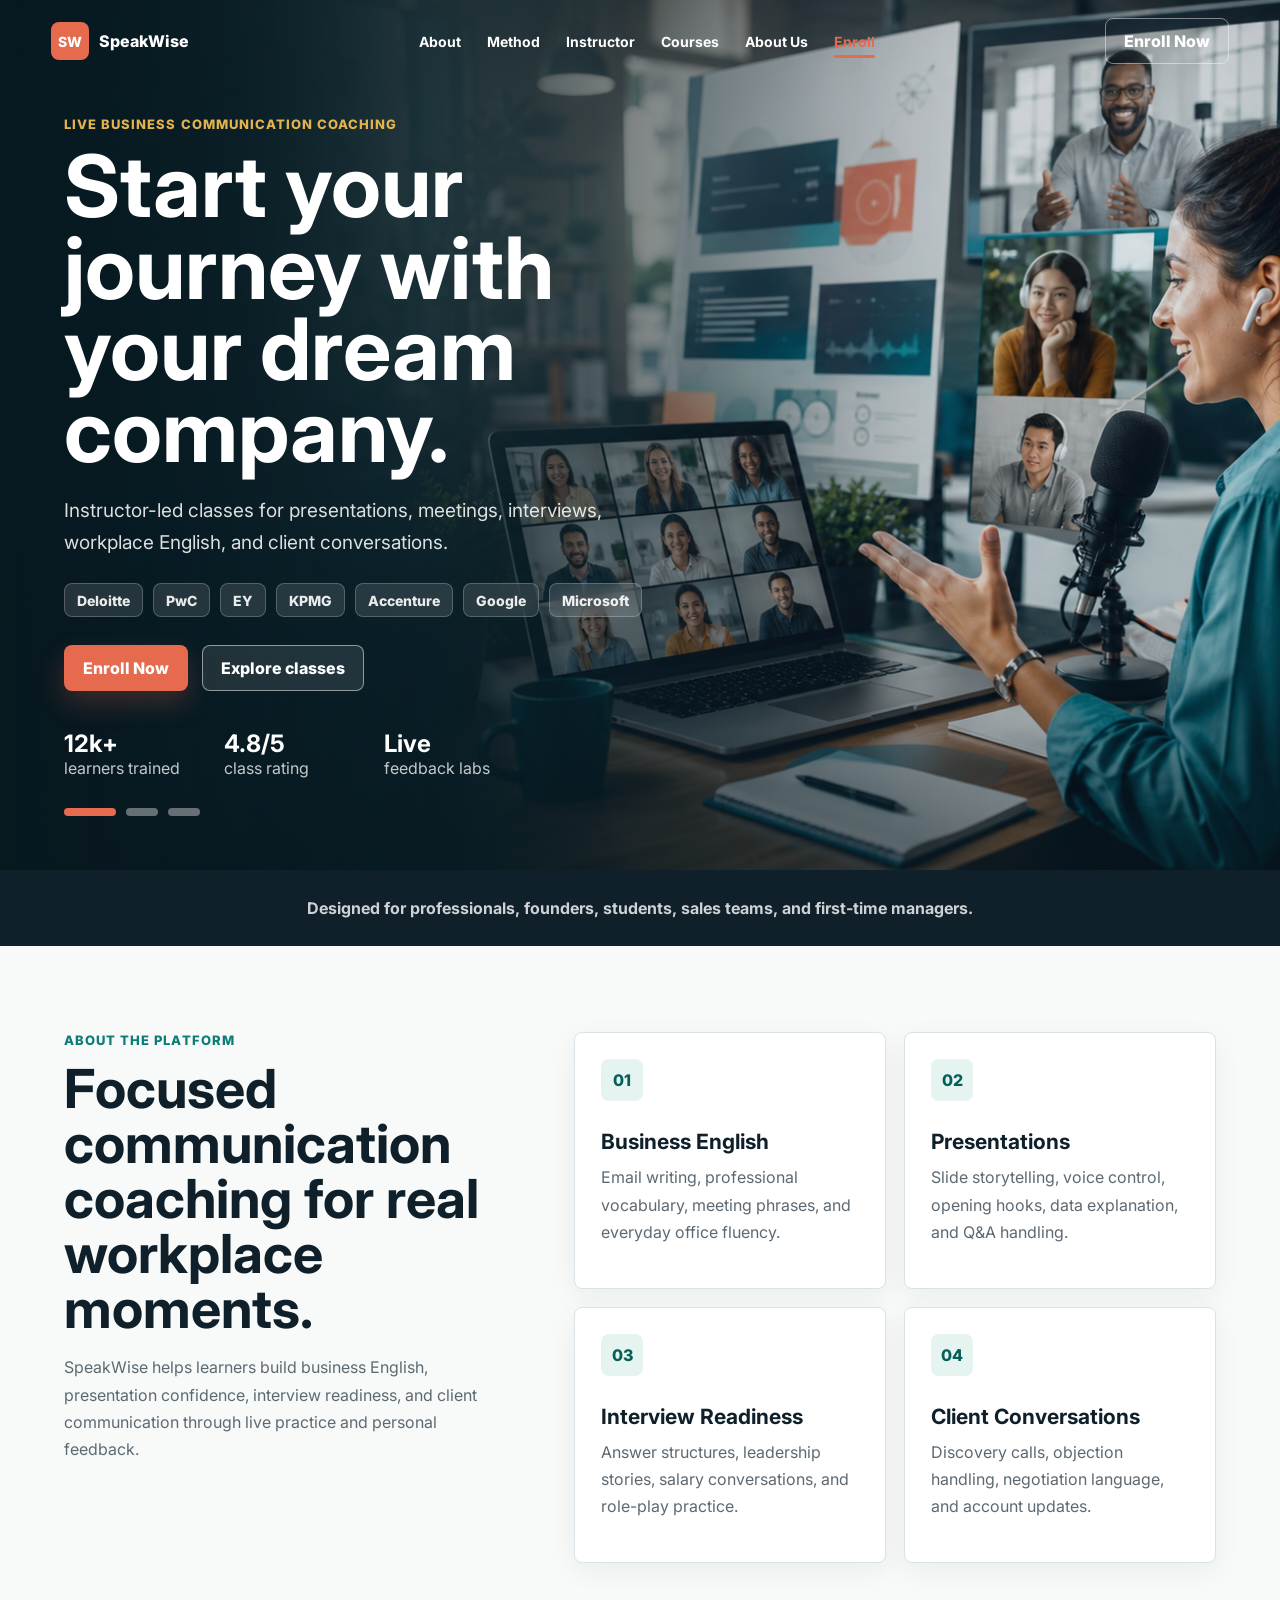
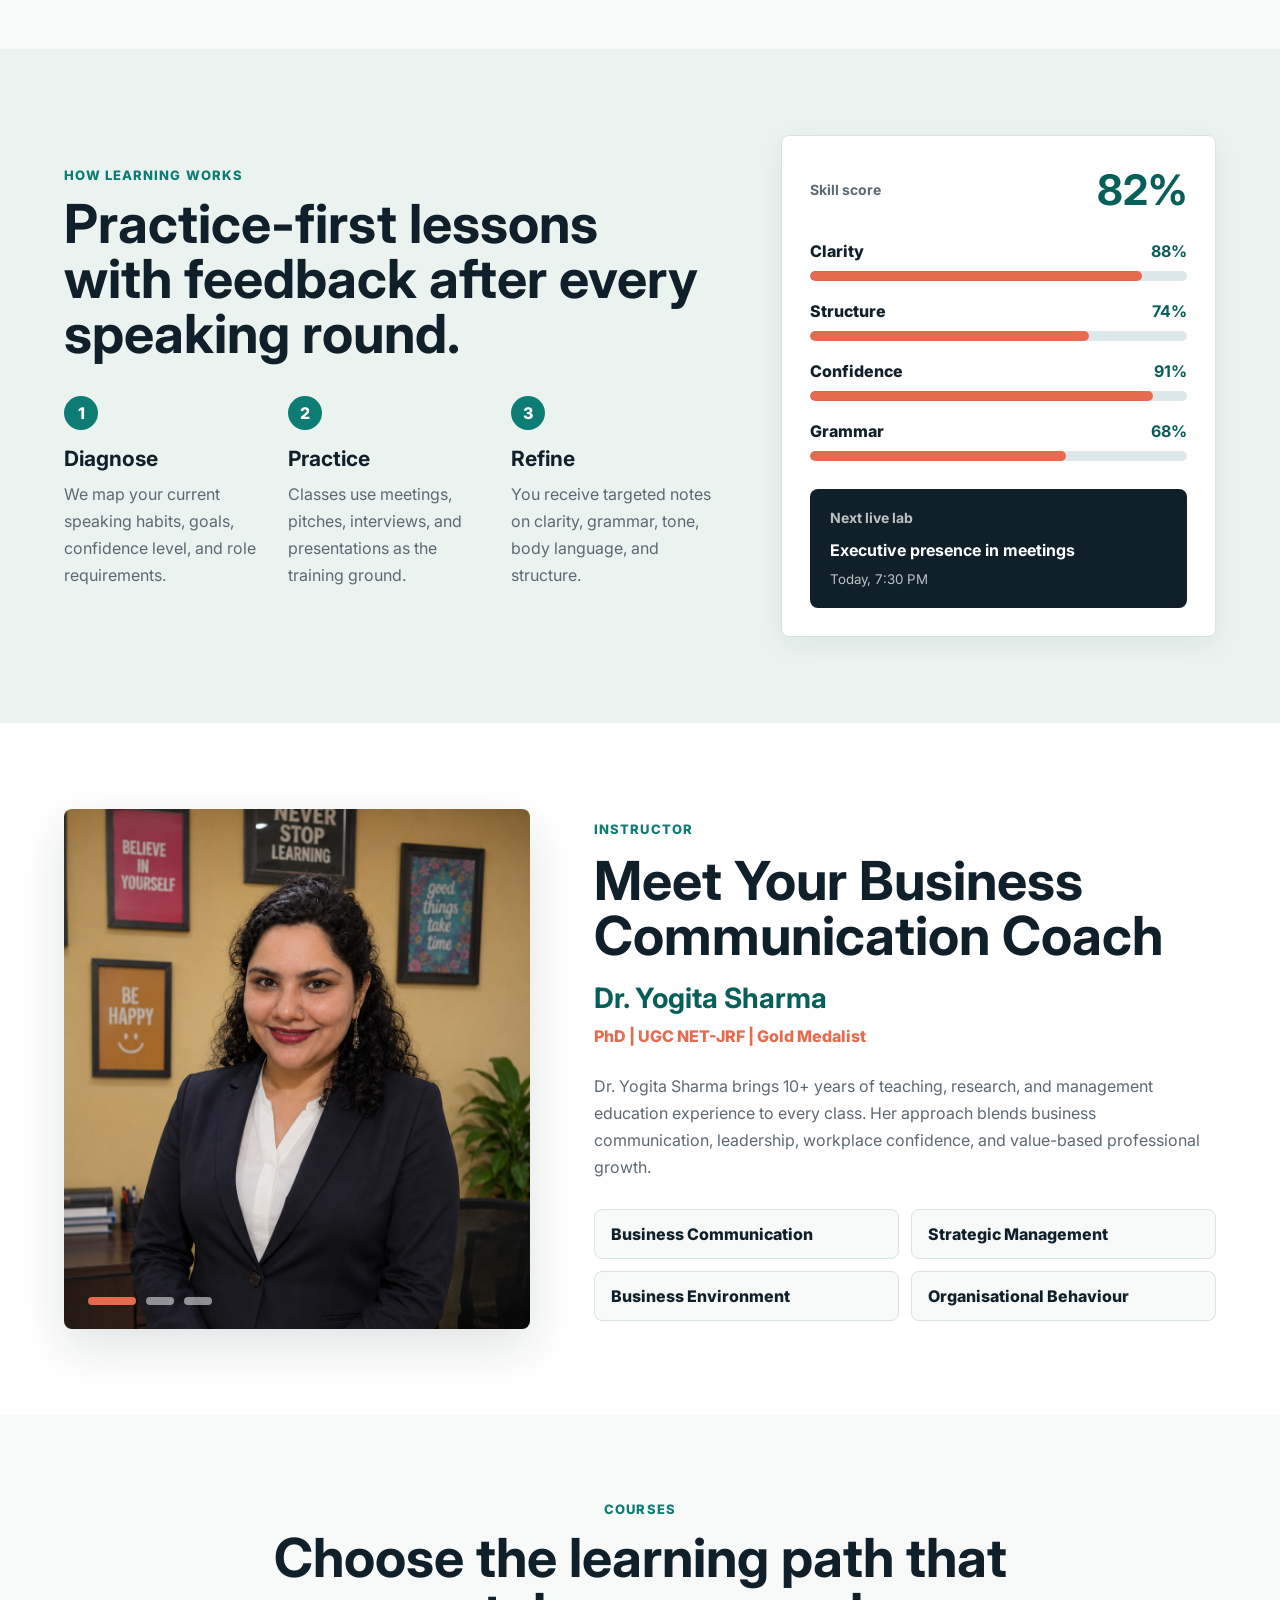
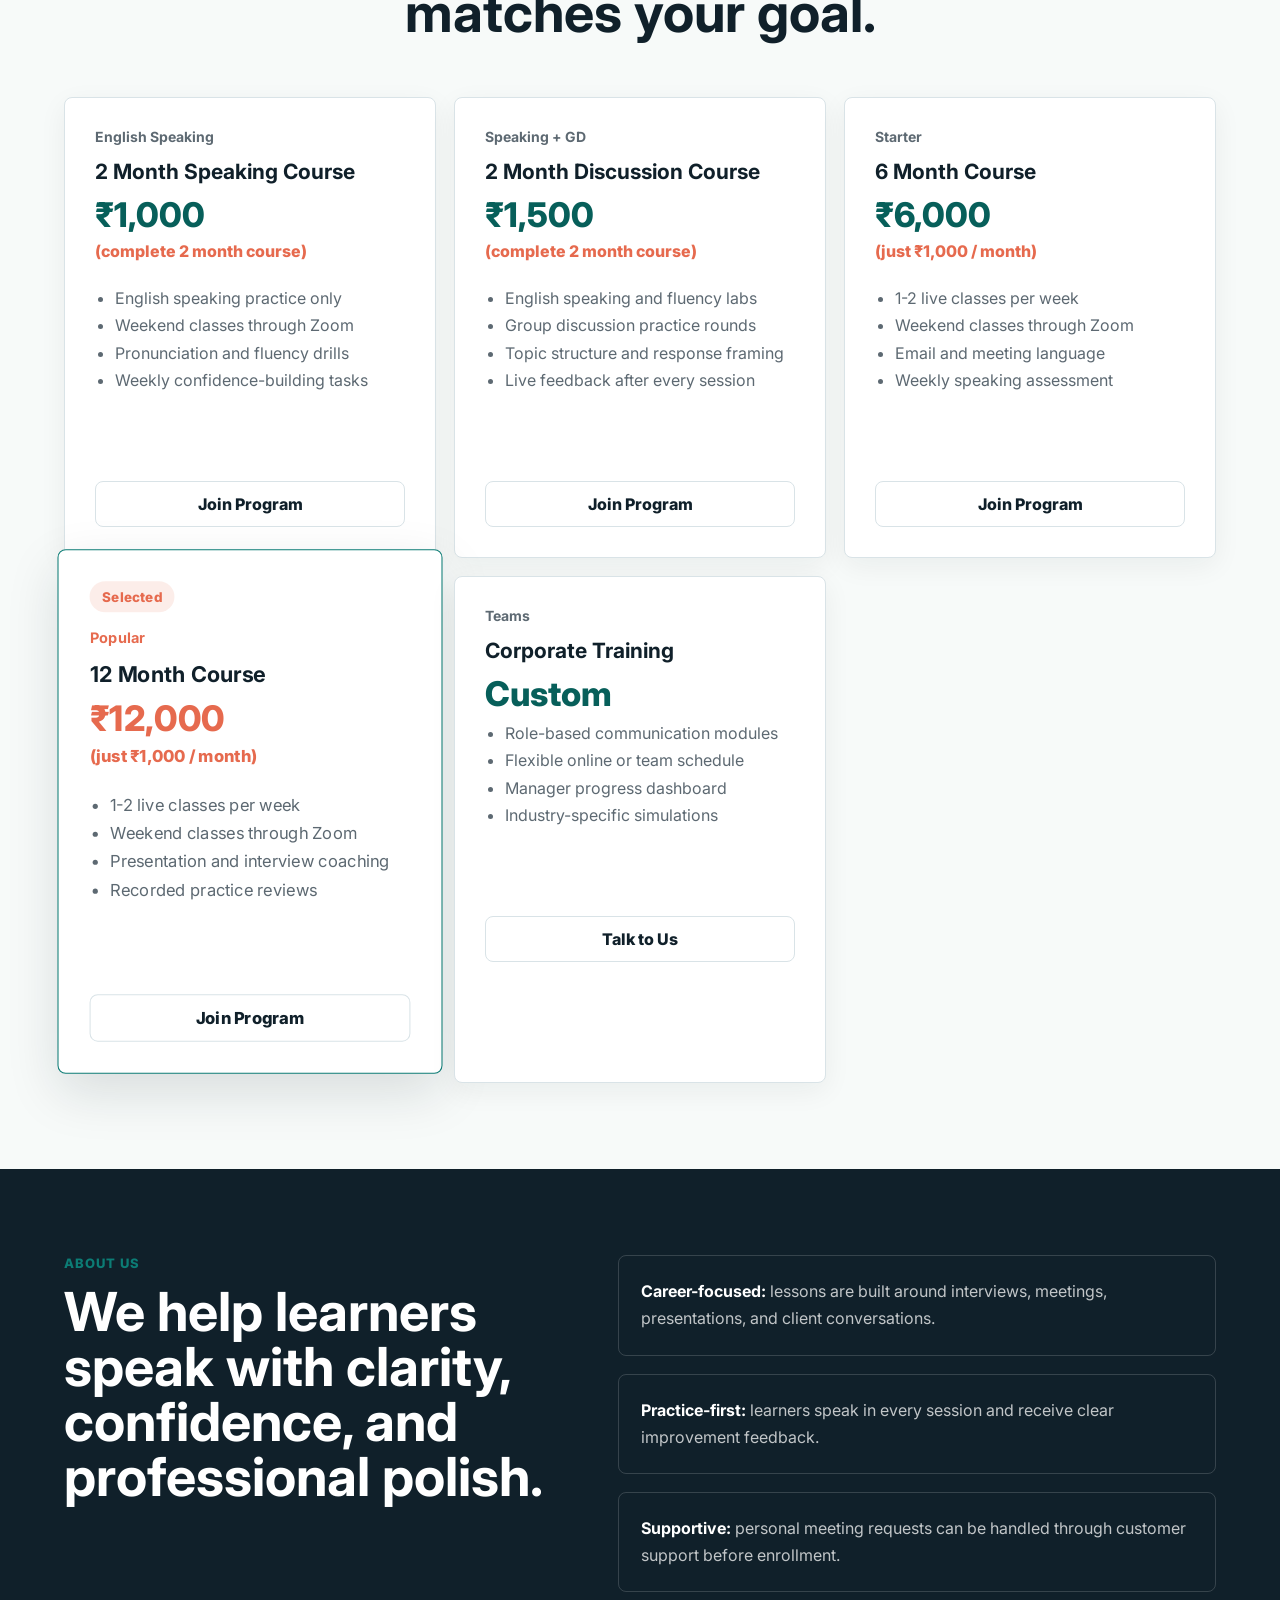
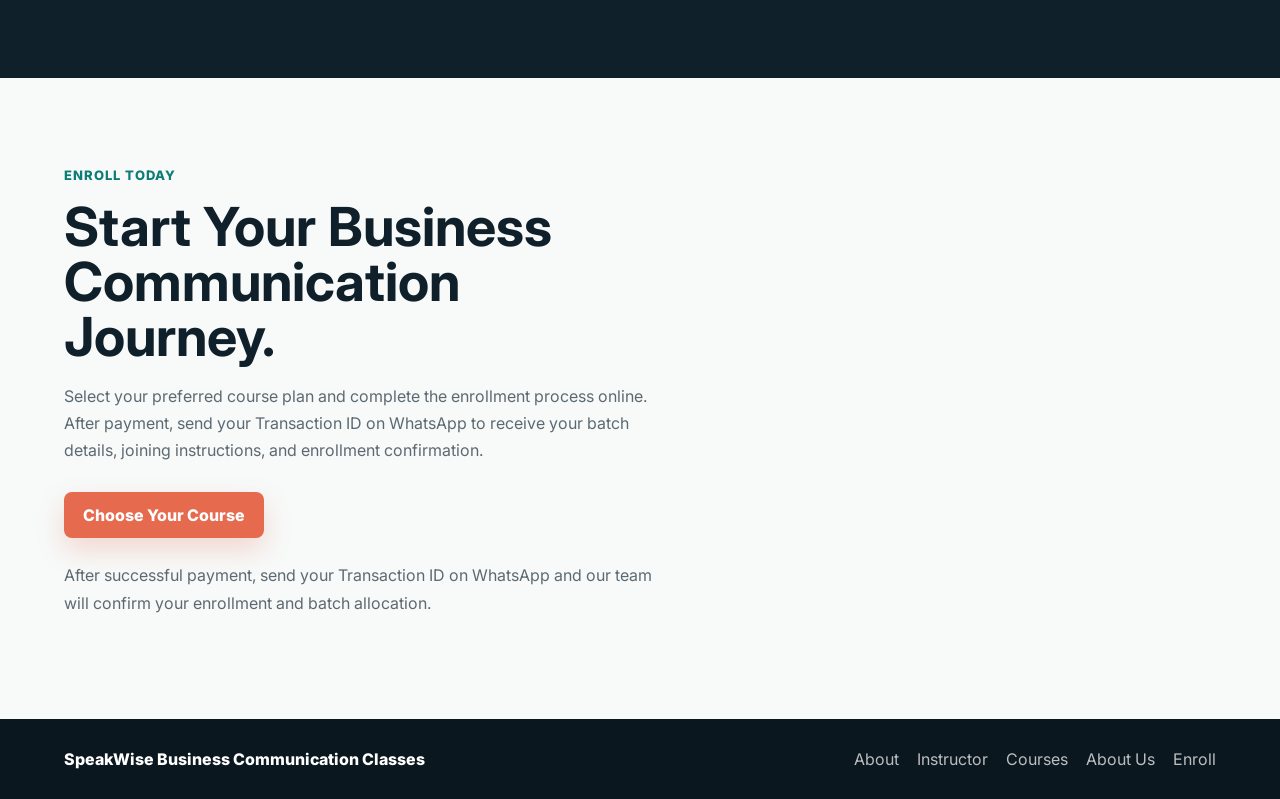
<file: speakwise-updated/index.html>
<!DOCTYPE html>
<html lang="en">
  <head>
    <meta charset="UTF-8" />
    <meta name="viewport" content="width=device-width, initial-scale=1.0" />
    <title>SpeakWise Business Communication Classes</title>
    <meta
      name="description"
      content="SpeakWise is an edtech platform for business communication classes, presentation coaching, interview readiness, and workplace English."
    />
    <link rel="preconnect" href="https://fonts.googleapis.com" />
    <link rel="preconnect" href="https://fonts.gstatic.com" crossorigin />
    <link
      href="https://fonts.googleapis.com/css2?family=Inter:wght@400;500;600;700;800&display=swap"
      rel="stylesheet"
    />
    <link rel="stylesheet" href="styles.css" />
  </head>
  <body>
    <header class="site-header" data-header>
      <a class="brand" href="#top" aria-label="SpeakWise home">
        <span class="brand-mark">SW</span>
        <span>SpeakWise</span>
      </a>
      <nav class="nav-links" aria-label="Primary navigation">
        <a href="#about">About</a>
        <a href="#method">Method</a>
        <a href="#instructor">Instructor</a>
        <a href="#plans">Courses</a>
        <a href="#about-us">About Us</a>
        <a href="#contact">Enroll</a>
      </nav>
      <a class="header-cta" href="#plans">Enroll Now</a>
    </header>

    <main id="top">
      <section class="hero" aria-labelledby="hero-title">
        <img
          class="hero-image is-active"
          src="assets/business-communication-hero.png"
          alt="Adult learners practicing business communication in a virtual classroom"
        />
        <img
          class="hero-image"
          src="assets/hero-handshake.png"
          alt="Professionals shaking hands after a confident business conversation"
        />
        <img
          class="hero-image"
          src="assets/hero-interview-success.png"
          alt="Professional celebrating interview success after coaching"
        />
        <div class="hero-overlay"></div>
        <div class="hero-content">
          <p class="eyebrow">Live business communication coaching</p>
          <h1 id="hero-title">Start your journey with your dream company.</h1>
          <p class="hero-copy">
            Instructor-led classes for presentations, meetings, interviews, workplace English,
            and client conversations.
          </p>
          <div class="company-strip" aria-label="Career target companies">
            <span>Deloitte</span>
            <span>PwC</span>
            <span>EY</span>
            <span>KPMG</span>
            <span>Accenture</span>
            <span>Google</span>
            <span>Microsoft</span>
          </div>
          <div class="hero-actions">
            <a class="button primary" href="#plans">Enroll Now</a>
            <a class="button secondary" href="#about">Explore classes</a>
          </div>
          <div class="hero-stats" aria-label="Platform highlights">
            <span><strong>12k+</strong> learners trained</span>
            <span><strong>4.8/5</strong> class rating</span>
            <span><strong>Live</strong> feedback labs</span>
          </div>
          <div class="hero-dots" aria-label="Hero slide controls">
            <button class="is-active" type="button" data-hero-dot="0" aria-label="Show classroom coaching slide"></button>
            <button type="button" data-hero-dot="1" aria-label="Show corporate handshake slide"></button>
            <button type="button" data-hero-dot="2" aria-label="Show interview success slide"></button>
          </div>
        </div>
      </section>

      <section class="section trusted">
        <p>Designed for professionals, founders, students, sales teams, and first-time managers.</p>
      </section>

      <section class="section split" id="about">
        <div>
          <p class="eyebrow dark">About the platform</p>
          <h2>Focused communication coaching for real workplace moments.</h2>
          <p class="section-copy">
            SpeakWise helps learners build business English, presentation confidence, interview
            readiness, and client communication through live practice and personal feedback.
          </p>
        </div>
        <div class="course-grid">
          <article class="course-card">
            <span class="card-icon">01</span>
            <h3>Business English</h3>
            <p>Email writing, professional vocabulary, meeting phrases, and everyday office fluency.</p>
          </article>
          <article class="course-card">
            <span class="card-icon">02</span>
            <h3>Presentations</h3>
            <p>Slide storytelling, voice control, opening hooks, data explanation, and Q&amp;A handling.</p>
          </article>
          <article class="course-card">
            <span class="card-icon">03</span>
            <h3>Interview Readiness</h3>
            <p>Answer structures, leadership stories, salary conversations, and role-play practice.</p>
          </article>
          <article class="course-card">
            <span class="card-icon">04</span>
            <h3>Client Conversations</h3>
            <p>Discovery calls, objection handling, negotiation language, and account updates.</p>
          </article>
        </div>
      </section>

      <section class="section method" id="method">
        <div class="method-content">
          <p class="eyebrow dark">How learning works</p>
          <h2>Practice-first lessons with feedback after every speaking round.</h2>
          <div class="method-steps">
            <div>
              <span>1</span>
              <h3>Diagnose</h3>
              <p>We map your current speaking habits, goals, confidence level, and role requirements.</p>
            </div>
            <div>
              <span>2</span>
              <h3>Practice</h3>
              <p>Classes use meetings, pitches, interviews, and presentations as the training ground.</p>
            </div>
            <div>
              <span>3</span>
              <h3>Refine</h3>
              <p>You receive targeted notes on clarity, grammar, tone, body language, and structure.</p>
            </div>
          </div>
        </div>
        <aside class="coach-panel" aria-label="Learning dashboard preview">
          <div class="panel-top">
            <span>Skill score</span>
            <strong>82%</strong>
          </div>
          <div class="score-bars">
            <div class="score-row" style="--value: 88%">
              <div class="score-label">
                <span>Clarity</span>
                <strong>88%</strong>
              </div>
              <span class="score-track" aria-hidden="true"><span></span></span>
            </div>
            <div class="score-row" style="--value: 74%">
              <div class="score-label">
                <span>Structure</span>
                <strong>74%</strong>
              </div>
              <span class="score-track" aria-hidden="true"><span></span></span>
            </div>
            <div class="score-row" style="--value: 91%">
              <div class="score-label">
                <span>Confidence</span>
                <strong>91%</strong>
              </div>
              <span class="score-track" aria-hidden="true"><span></span></span>
            </div>
            <div class="score-row" style="--value: 68%">
              <div class="score-label">
                <span>Grammar</span>
                <strong>68%</strong>
              </div>
              <span class="score-track" aria-hidden="true"><span></span></span>
            </div>
          </div>
          <div class="session-card">
            <p>Next live lab</p>
            <strong>Executive presence in meetings</strong>
            <small>Today, 7:30 PM</small>
          </div>
        </aside>
      </section>

      <section class="section instructor" id="instructor">
        <div class="instructor-photo instructor-carousel">
          <img
            class="is-active"
            src="assets/instructor-portrait.png"
            alt="Dr. Yogita Sharma, business communication coach"
          />
          <img
            src="assets/instructor-handshake.png"
            alt="Dr. Yogita Sharma shaking hands after a corporate session"
          />
          <img
            src="assets/instructor-event-photo.png"
            alt="Dr. Yogita Sharma at a professional workshop photo moment"
          />
          <div class="instructor-dots" aria-label="Instructor image controls">
            <button class="is-active" type="button" data-instructor-dot="0" aria-label="Show instructor portrait"></button>
            <button type="button" data-instructor-dot="1" aria-label="Show handshake image"></button>
            <button type="button" data-instructor-dot="2" aria-label="Show workshop photo image"></button>
          </div>
        </div>
        <div class="instructor-copy">
          <p class="eyebrow dark">Instructor</p>
          <h2>Meet Your Business Communication Coach</h2>
          <h3>Dr. Yogita Sharma</h3>
          <p class="credential">PhD | UGC NET-JRF | Gold Medalist</p>
          <p>
            Dr. Yogita Sharma brings 10+ years of teaching, research, and management education
            experience to every class. Her approach blends business communication, leadership,
            workplace confidence, and value-based professional growth.
          </p>
          <div class="credential-grid" aria-label="Instructor expertise">
            <span>Business Communication</span>
            <span>Strategic Management</span>
            <span>Business Environment</span>
            <span>Organisational Behaviour</span>
          </div>
        </div>
      </section>

      <section class="section plans" id="plans">
        <div class="section-heading">
          <p class="eyebrow dark">Courses</p>
          <h2>Choose the learning path that matches your goal.</h2>
        </div>
        <div class="plan-grid">
          <article class="plan-card" data-plan-card tabindex="0">
            <p class="plan-label">English Speaking</p>
            <h3>2 Month Speaking Course</h3>
            <p class="price">₹1,000</p>
            <p class="price-note">(complete 2 month course)</p>
            <ul>
              <li>English speaking practice only</li>
              <li>Weekend classes through Zoom</li>
              <li>Pronunciation and fluency drills</li>
              <li>Weekly confidence-building tasks</li>
            </ul>
            <a class="button plan-button" href="./payment.html?plan=speaking">Join Program</a>
          </article>
          <article class="plan-card" data-plan-card tabindex="0">
            <p class="plan-label">Speaking + GD</p>
            <h3>2 Month Discussion Course</h3>
            <p class="price">₹1,500</p>
            <p class="price-note">(complete 2 month course)</p>
            <ul>
              <li>English speaking and fluency labs</li>
              <li>Group discussion practice rounds</li>
              <li>Topic structure and response framing</li>
              <li>Live feedback after every session</li>
            </ul>
            <a class="button plan-button" href="./payment.html?plan=discussion">Join Program</a>
          </article>
          <article class="plan-card" data-plan-card tabindex="0">
            <p class="plan-label">Starter</p>
            <h3>6 Month Course</h3>
            <p class="price">₹6,000</p>
            <p class="price-note">(just ₹1,000 / month)</p>
            <ul>
              <li>1-2 live classes per week</li>
              <li>Weekend classes through Zoom</li>
              <li>Email and meeting language</li>
              <li>Weekly speaking assessment</li>
            </ul>
            <a class="button plan-button" href="./payment.html?plan=6-month">Join Program</a>
          </article>
          <article class="plan-card featured is-selected" data-plan-card tabindex="0">
            <p class="plan-label">Popular</p>
            <h3>12 Month Course</h3>
            <p class="price">₹12,000</p>
            <p class="price-note">(just ₹1,000 / month)</p>
            <ul>
              <li>1-2 live classes per week</li>
              <li>Weekend classes through Zoom</li>
              <li>Presentation and interview coaching</li>
              <li>Recorded practice reviews</li>
            </ul>
            <a class="button plan-button" href="./payment.html?plan=12-month">Join Program</a>
          </article>
          <article class="plan-card" data-plan-card tabindex="0">
            <p class="plan-label">Teams</p>
            <h3>Corporate Training</h3>
            <p class="price">Custom</p>
            <ul>
              <li>Role-based communication modules</li>
              <li>Flexible online or team schedule</li>
              <li>Manager progress dashboard</li>
              <li>Industry-specific simulations</li>
            </ul>
            <a class="button plan-button" href="#contact">Talk to Us</a>
          </article>
        </div>
      </section>

      <section class="section outcomes" id="about-us">
        <div>
          <p class="eyebrow dark">About Us</p>
          <h2>We help learners speak with clarity, confidence, and professional polish.</h2>
        </div>
        <div class="outcome-list">
          <p><strong>Career-focused:</strong> lessons are built around interviews, meetings, presentations, and client conversations.</p>
          <p><strong>Practice-first:</strong> learners speak in every session and receive clear improvement feedback.</p>
          <p><strong>Supportive:</strong> personal meeting requests can be handled through customer support before enrollment.</p>
        </div>
      </section>

   <section class="section contact" id="contact">
  <div class="contact-copy">
    <p class="eyebrow dark">Enroll Today</p>

    <h2>Start Your Business Communication Journey.</h2>

    <p>
      Select your preferred course plan and complete the enrollment process online.
      After payment, send your Transaction ID on WhatsApp to receive your batch details,
      joining instructions, and enrollment confirmation.
    </p>

    <div class="hero-actions">
      <a class="button primary" href="#plans">
        Choose Your Course
      </a>
    </div>

    <p style="margin-top:1.5rem;">
      After successful payment, send your Transaction ID on WhatsApp and our team
      will confirm your enrollment and batch allocation.
    </p>
  </div>
</section>
    </main>

    <footer class="footer">
      <p>SpeakWise Business Communication Classes</p>
      <div>
        <a href="#about">About</a>
        <a href="#instructor">Instructor</a>
        <a href="#plans">Courses</a>
        <a href="#about-us">About Us</a>
        <a href="#contact">Enroll</a>
      </div>
    </footer>

    <script src="script.js"></script>
  </body>
</html>
</file>
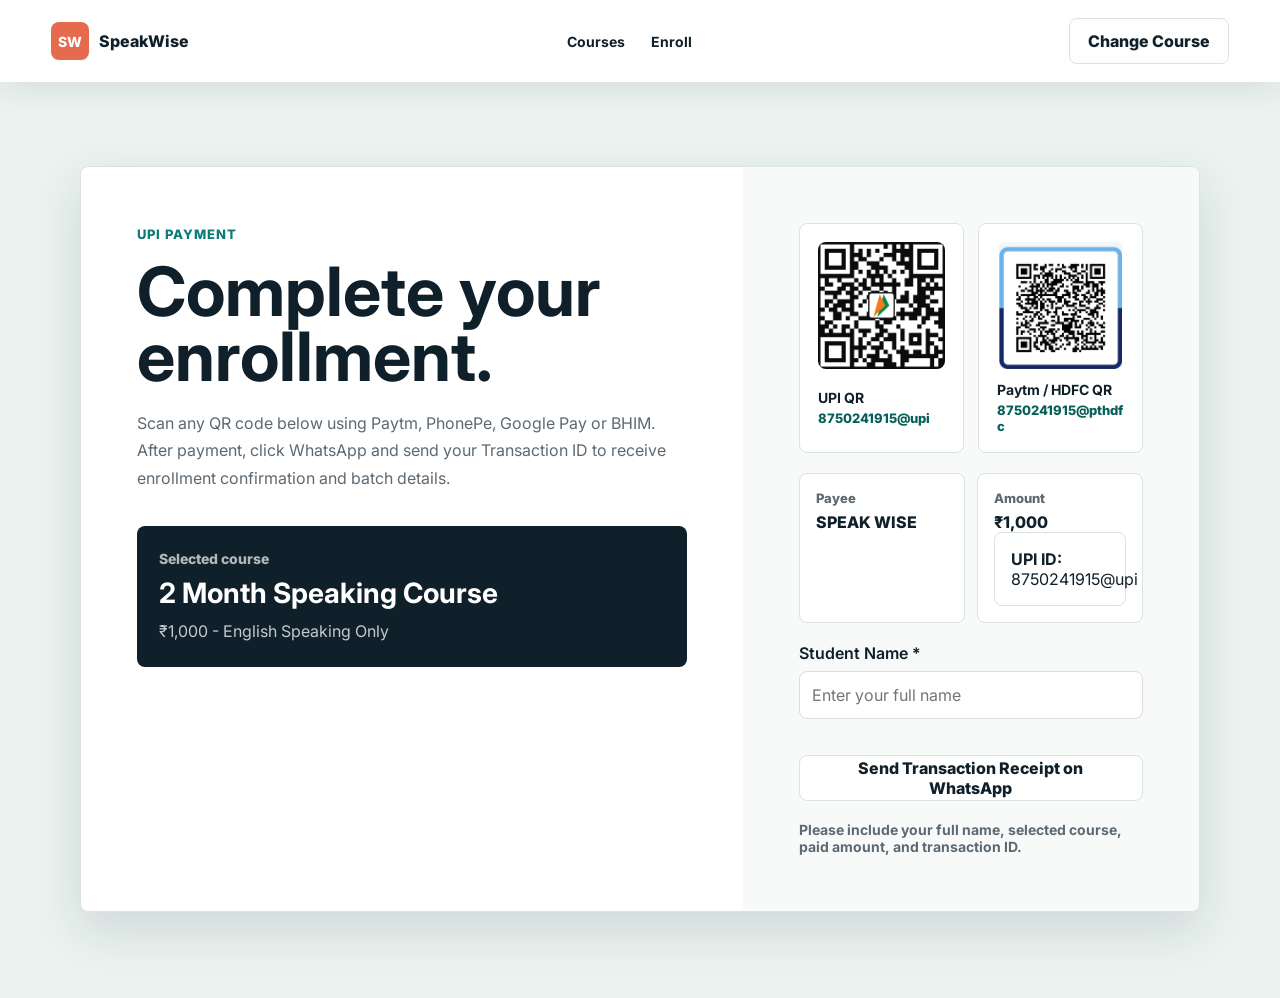
<file: speakwise-updated/payment.html>
<!DOCTYPE html>
<html lang="en">
  <head>
    <meta charset="UTF-8" />
    <meta name="viewport" content="width=device-width, initial-scale=1.0" />
    <title>UPI Payment | SpeakWise</title>
    <meta
      name="description"
      content="Complete your SpeakWise course payment using UPI and confirm enrollment on WhatsApp."
    />
    <link rel="preconnect" href="https://fonts.googleapis.com" />
    <link rel="preconnect" href="https://fonts.gstatic.com" crossorigin />
    <link
      href="https://fonts.googleapis.com/css2?family=Inter:wght@400;500;600;700;800&display=swap"
      rel="stylesheet"
    />
    <link rel="stylesheet" href="styles.css" />
  </head>
  <body class="payment-page">
    <header class="site-header payment-header is-scrolled">
      <a class="brand" href="./index.html#top" aria-label="SpeakWise home">
        <span class="brand-mark">SW</span>
        <span>SpeakWise</span>
      </a>
      <nav class="nav-links" aria-label="Payment navigation">
        <a href="./index.html#plans">Courses</a>
        <a href="./index.html#contact">Enroll</a>
      </nav>
      <a class="header-cta" href="./index.html#plans">Change Course</a>
    </header>

    <main class="payment-shell upi-shell">
      <section class="payment-card upi-card">
        <div class="payment-summary">
          <p class="eyebrow dark">UPI payment</p>
          <h1>Complete your enrollment.</h1>
          <p>
            Scan any QR code below using Paytm, PhonePe, Google Pay or BHIM.
            After payment, click WhatsApp and send your Transaction ID to receive
            enrollment confirmation and batch details.
          </p>

          <div class="selected-plan">
            <span>Selected course</span>
            <strong data-plan-name>SpeakWise Course</strong>
            <p data-plan-price>Amount will appear here.</p>
          </div>
        </div>

        <div class="payment-form upi-panel">
          <div class="upi-options" data-upi-options></div>

          <dl class="upi-details">
            <div>
              <dt>Payee</dt>
              <dd data-payee-name>SpeakWise</dd>
            </div>
            <div>
              <dt>Amount</dt>
              <dd data-upi-amount>₹0</dd>
              <div class="upi-copy-box">
              <strong>UPI ID:</strong>
              <span>8750241915@upi</span>
             </div>
            </div>
          </dl>

          <div class="form-group">
  <label for="student-name">Student Name *</label>
  <input
    type="text"
    id="student-name"
    placeholder="Enter your full name"
    required
  />
</div>

          <a class="button plan-button"
   data-whatsapp-link
   href="#"
   target="_blank"
   rel="noopener">
   Send Transaction Receipt on WhatsApp
</a>
          </a>
          <p class="form-note">
            Please include your full name, selected course, paid amount, and transaction ID.
          </p>
        </div>
      </section>
    </main>

    <script src="payment-manual.js"></script>
  </body>
</html>
</file>
<file: speakwise-updated/styles.css>
:root {
  --ink: #10202a;
  --muted: #5d6972;
  --line: #d9e3e7;
  --paper: #f7faf9;
  --white: #ffffff;
  --teal: #0c7c75;
  --teal-dark: #075f5a;
  --coral: #e66a4e;
  --gold: #e3b34d;
  --blue: #264f73;
  --shadow: 0 18px 50px rgba(15, 31, 42, 0.13);
}

* {
  box-sizing: border-box;
}

html {
  scroll-behavior: smooth;
}

body {
  margin: 0;
  font-family: "Inter", Arial, sans-serif;
  color: var(--ink);
  background: var(--paper);
}

a {
  color: inherit;
  text-decoration: none;
}

.site-header {
  position: fixed;
  top: 0;
  left: 0;
  right: 0;
  z-index: 20;
  display: flex;
  align-items: center;
  justify-content: space-between;
  gap: 24px;
  padding: 18px clamp(18px, 4vw, 56px);
  color: var(--white);
  transition: background 180ms ease, box-shadow 180ms ease, color 180ms ease;
}

.site-header.is-scrolled {
  color: var(--ink);
  background: rgba(255, 255, 255, 0.92);
  box-shadow: 0 8px 30px rgba(16, 32, 42, 0.09);
  backdrop-filter: blur(16px);
}

.brand,
.nav-links,
.footer div,
.hero-actions,
.hero-stats {
  display: flex;
  align-items: center;
}

.brand {
  gap: 10px;
  font-weight: 800;
  letter-spacing: 0;
}

.brand-mark {
  display: grid;
  place-items: center;
  width: 38px;
  height: 38px;
  border-radius: 8px;
  background: var(--coral);
  color: var(--white);
  font-size: 14px;
}

.nav-links {
  gap: 26px;
  font-size: 14px;
  font-weight: 700;
}

.nav-links a {
  position: relative;
  padding: 10px 0;
  transition: color 160ms ease;
}

.nav-links a::after {
  content: "";
  position: absolute;
  left: 0;
  right: 0;
  bottom: 2px;
  height: 3px;
  border-radius: 99px;
  background: var(--coral);
  opacity: 0;
  transform: scaleX(0.62);
  transition: opacity 160ms ease, transform 160ms ease;
}

.nav-links a:hover,
.nav-links a.is-active {
  color: var(--coral);
}

.nav-links a.is-active::after {
  opacity: 1;
  transform: scaleX(1);
}

.header-cta,
.button {
  display: inline-flex;
  align-items: center;
  justify-content: center;
  min-height: 46px;
  border-radius: 8px;
  border: 1px solid transparent;
  padding: 0 18px;
  font-weight: 800;
  cursor: pointer;
}

.header-cta {
  border-color: rgba(255, 255, 255, 0.45);
}

.site-header.is-scrolled .header-cta {
  border-color: var(--line);
}

.hero {
  position: relative;
  min-height: 92vh;
  display: grid;
  align-items: center;
  padding: 116px clamp(18px, 5vw, 72px) 54px;
  overflow: hidden;
  isolation: isolate;
}

.hero-image,
.hero-overlay {
  position: absolute;
  inset: 0;
  width: 100%;
  height: 100%;
}

.hero-image {
  object-fit: cover;
  z-index: -2;
  opacity: 0;
  transition: opacity 900ms ease, transform 6000ms ease;
  transform: scale(1.03);
}

.hero-image.is-active {
  opacity: 1;
  transform: scale(1);
}

.hero-overlay {
  z-index: -1;
  background:
    linear-gradient(90deg, rgba(8, 24, 31, 0.92), rgba(8, 24, 31, 0.62) 42%, rgba(8, 24, 31, 0.08) 78%),
    linear-gradient(0deg, rgba(8, 24, 31, 0.55), transparent 32%);
}

.hero-content {
  width: min(680px, 100%);
  color: var(--white);
}

.eyebrow {
  margin: 0 0 14px;
  color: var(--gold);
  font-size: 13px;
  font-weight: 800;
  letter-spacing: 0.08em;
  text-transform: uppercase;
}

.eyebrow.dark {
  color: var(--teal);
}

h1,
h2,
h3,
p {
  margin-top: 0;
}

h1 {
  margin-bottom: 22px;
  max-width: 13ch;
  font-size: clamp(48px, 8vw, 86px);
  line-height: 0.95;
  letter-spacing: 0;
}

h2 {
  margin-bottom: 18px;
  max-width: 760px;
  font-size: clamp(30px, 4.2vw, 54px);
  line-height: 1.02;
  letter-spacing: 0;
}

h3 {
  margin-bottom: 10px;
  font-size: 21px;
}

.hero-copy,
.section-copy,
.contact-copy p,
.instructor-copy p,
.outcome-list p,
.course-card p,
.method-steps p,
.plan-card li {
  color: var(--muted);
  line-height: 1.7;
}

.hero-copy {
  max-width: 580px;
  color: rgba(255, 255, 255, 0.86);
  font-size: 19px;
}

.company-strip {
  display: flex;
  flex-wrap: wrap;
  gap: 10px;
  margin-top: 24px;
  max-width: 650px;
}

.company-strip span {
  display: inline-flex;
  align-items: center;
  min-height: 34px;
  padding: 0 12px;
  border: 1px solid rgba(255, 255, 255, 0.22);
  border-radius: 8px;
  background: rgba(255, 255, 255, 0.12);
  color: rgba(255, 255, 255, 0.9);
  font-size: 14px;
  font-weight: 800;
  backdrop-filter: blur(10px);
}

.hero-actions {
  flex-wrap: wrap;
  gap: 14px;
  margin-top: 28px;
}

.button.primary {
  background: var(--coral);
  color: var(--white);
  box-shadow: 0 12px 28px rgba(230, 106, 78, 0.24);
}

.button.secondary {
  color: var(--white);
  border-color: rgba(255, 255, 255, 0.5);
  background: rgba(255, 255, 255, 0.1);
}

.hero-stats {
  flex-wrap: wrap;
  gap: 18px;
  margin-top: 38px;
  color: rgba(255, 255, 255, 0.76);
}

.hero-stats span {
  min-width: 142px;
}

.hero-stats strong {
  display: block;
  color: var(--white);
  font-size: 24px;
}

.hero-dots {
  display: flex;
  gap: 10px;
  margin-top: 30px;
}

.hero-dots button {
  width: 32px;
  height: 8px;
  border: 0;
  border-radius: 999px;
  background: rgba(255, 255, 255, 0.38);
  cursor: pointer;
}

.hero-dots button.is-active {
  width: 52px;
  background: var(--coral);
}

.section {
  padding: 86px clamp(18px, 5vw, 72px);
  scroll-margin-top: 112px;
}

.trusted {
  padding-top: 28px;
  padding-bottom: 28px;
  background: var(--ink);
  color: rgba(255, 255, 255, 0.8);
  text-align: center;
  font-weight: 700;
}

.trusted p {
  margin: 0;
}

.split {
  display: grid;
  grid-template-columns: minmax(240px, 0.82fr) 1.18fr;
  gap: clamp(30px, 5vw, 72px);
}

.course-grid,
.plan-grid {
  display: grid;
  grid-template-columns: repeat(2, minmax(0, 1fr));
  gap: 18px;
}

.course-card,
.plan-card,
.coach-panel {
  border: 1px solid var(--line);
  border-radius: 8px;
  background: var(--white);
  box-shadow: 0 8px 28px rgba(16, 32, 42, 0.06);
}

.course-card {
  padding: 26px;
}

.card-icon {
  display: inline-grid;
  place-items: center;
  width: 42px;
  height: 42px;
  margin-bottom: 28px;
  border-radius: 8px;
  background: #e5f4f1;
  color: var(--teal-dark);
  font-weight: 800;
}

.method {
  display: grid;
  grid-template-columns: minmax(0, 1.2fr) minmax(300px, 0.8fr);
  gap: clamp(26px, 5vw, 76px);
  align-items: center;
  background: #eaf3f0;
}

.method-steps {
  display: grid;
  grid-template-columns: repeat(3, minmax(0, 1fr));
  gap: 18px;
  margin-top: 34px;
}

.method-steps span {
  display: inline-grid;
  place-items: center;
  width: 34px;
  height: 34px;
  margin-bottom: 16px;
  border-radius: 50%;
  background: var(--teal);
  color: var(--white);
  font-weight: 800;
}

.coach-panel {
  padding: 28px;
}

.panel-top {
  display: flex;
  justify-content: space-between;
  align-items: center;
  margin-bottom: 26px;
}

.panel-top span,
.session-card p,
.plan-label,
.form-note {
  color: var(--muted);
  font-size: 14px;
  font-weight: 700;
}

.panel-top strong {
  color: var(--teal-dark);
  font-size: 42px;
}

.score-bars {
  display: grid;
  gap: 20px;
}

.score-row {
  display: grid;
  gap: 10px;
}

.score-label {
  display: flex;
  align-items: center;
  justify-content: space-between;
  gap: 16px;
  color: var(--ink);
  font-weight: 800;
}

.score-label strong {
  color: var(--teal-dark);
}

.score-track,
.score-track span {
  display: block;
  border-radius: 99px;
}

.score-track {
  height: 10px;
  overflow: hidden;
  background: #dde8ea;
}

.score-track span {
  height: 100%;
  width: var(--value);
  background: var(--coral);
}

.session-card {
  margin-top: 28px;
  padding: 20px;
  border-radius: 8px;
  background: var(--ink);
  color: var(--white);
}

.session-card strong {
  display: block;
  margin-bottom: 8px;
}

.session-card p,
.session-card small {
  color: rgba(255, 255, 255, 0.72);
}

.section-heading {
  display: grid;
  justify-items: center;
  text-align: center;
  margin-bottom: 38px;
}

.instructor {
  display: grid;
  grid-template-columns: minmax(280px, 0.75fr) minmax(320px, 1fr);
  gap: clamp(30px, 5vw, 76px);
  align-items: center;
  background: var(--white);
}

.instructor-photo {
  position: relative;
  min-height: 520px;
  overflow: hidden;
  border-radius: 8px;
  background: #dfe8e5;
  box-shadow: var(--shadow);
}

.instructor-photo img {
  width: 100%;
  height: 100%;
  position: absolute;
  inset: 0;
  object-fit: cover;
  object-position: center top;
  opacity: 0;
  transition: opacity 700ms ease, transform 5000ms ease;
  transform: scale(1.025);
}

.instructor-photo img.is-active {
  opacity: 1;
  transform: scale(1);
}

.instructor-dots {
  position: absolute;
  left: 24px;
  bottom: 24px;
  z-index: 2;
  display: flex;
  gap: 10px;
}

.instructor-dots button {
  width: 28px;
  height: 8px;
  border: 0;
  border-radius: 999px;
  background: rgba(255, 255, 255, 0.52);
  cursor: pointer;
}

.instructor-dots button.is-active {
  width: 48px;
  background: var(--coral);
}

.instructor-copy h3 {
  margin-bottom: 8px;
  color: var(--teal-dark);
  font-size: 28px;
}

.credential {
  margin-bottom: 22px;
  color: var(--coral) !important;
  font-weight: 800;
}

.credential-grid {
  display: grid;
  grid-template-columns: repeat(2, minmax(0, 1fr));
  gap: 12px;
  margin-top: 28px;
}

.credential-grid span {
  padding: 14px 16px;
  border: 1px solid var(--line);
  border-radius: 8px;
  background: var(--paper);
  color: var(--ink);
  font-weight: 800;
}

.plan-grid {
  grid-template-columns: repeat(3, minmax(0, 1fr));
}

.plan-card {
  padding: 30px;
  cursor: pointer;
  transform: translateY(0) scale(1);
  transition: border-color 180ms ease, box-shadow 180ms ease, transform 180ms ease;
}

.plan-card:hover,
.plan-card:focus-within,
.plan-card.is-selected {
  border-color: var(--coral);
  box-shadow: var(--shadow);
}

.plan-card:hover,
.plan-card:focus-within {
  transform: translateY(-14px) scale(1.025);
  z-index: 2;
}

.plan-card.featured {
  border-color: var(--teal);
  transform: translateY(-12px);
}

.plan-card.featured:hover,
.plan-card.featured:focus-within {
  transform: translateY(-24px) scale(1.035);
}

.plan-card.is-selected {
  transform: translateY(-18px) scale(1.035);
}

.plan-card.is-selected .plan-label {
  color: var(--coral);
}

.plan-card.is-selected .price {
  color: var(--coral);
}

.plan-card .button:hover,
.plan-card .button:focus-visible {
  background: var(--coral);
  border-color: var(--coral);
  color: var(--white);
  box-shadow: 0 12px 28px rgba(230, 106, 78, 0.24);
}

.plan-card.is-selected::before {
  content: "Selected";
  display: inline-flex;
  align-items: center;
  width: max-content;
  min-height: 30px;
  margin-bottom: 16px;
  padding: 0 12px;
  border-radius: 999px;
  background: rgba(230, 106, 78, 0.12);
  color: var(--coral);
  font-size: 13px;
  font-weight: 800;
}

.price {
  margin-bottom: 6px;
  color: var(--teal-dark);
  font-size: 34px;
  font-weight: 800;
}

.price-note {
  margin-bottom: 24px;
  color: var(--coral);
  font-weight: 800;
}

.plan-card ul {
  min-height: 168px;
  margin: 0 0 28px;
  padding-left: 20px;
}

.plan-button {
  width: 100%;
  border-color: var(--line);
  background: var(--white);
  color: var(--ink);
}

.plan-card .primary {
  width: 100%;
}

.outcomes {
  display: grid;
  grid-template-columns: 0.9fr 1.1fr;
  gap: clamp(28px, 5vw, 78px);
  background: var(--ink);
  color: var(--white);
}

.outcomes h2 {
  color: var(--white);
}

.outcome-list {
  display: grid;
  gap: 18px;
}

.outcome-list p {
  margin: 0;
  padding: 22px;
  border: 1px solid rgba(255, 255, 255, 0.16);
  border-radius: 8px;
  color: rgba(255, 255, 255, 0.74);
}

.outcome-list strong {
  color: var(--white);
}

.contact {
  display: grid;
  grid-template-columns: minmax(240px, 0.8fr) minmax(300px, 0.65fr);
  gap: clamp(28px, 5vw, 76px);
  align-items: start;
}

.lead-form {
  display: grid;
  gap: 16px;
  padding: 28px;
  border-radius: 8px;
  background: var(--white);
  border: 1px solid var(--line);
  box-shadow: var(--shadow);
}

label {
  display: grid;
  gap: 8px;
  color: var(--ink);
  font-weight: 800;
}

input,
select {
  width: 100%;
  min-height: 48px;
  border: 1px solid var(--line);
  border-radius: 8px;
  padding: 0 14px;
  font: inherit;
  color: var(--ink);
  background: var(--white);
}

input:focus,
select:focus {
  outline: 3px solid rgba(12, 124, 117, 0.18);
  border-color: var(--teal);
}

.form-note {
  margin: 0;
}

.form-note.success {
  color: var(--teal-dark);
}

.form-note.error {
  color: #b52b1f;
}

.payment-page {
  min-height: 100vh;
  background: #eaf3f0;
}

.payment-header {
  position: sticky;
}

.payment-shell {
  display: grid;
  gap: 28px;
  width: min(1120px, calc(100% - 36px));
  margin: 0 auto;
  padding: 58px 0 86px;
}

.payment-card,
.receipt-card {
  border: 1px solid var(--line);
  border-radius: 8px;
  background: var(--white);
  box-shadow: var(--shadow);
}

.payment-card {
  display: grid;
  grid-template-columns: minmax(280px, 0.92fr) minmax(300px, 0.72fr);
  overflow: hidden;
}

.payment-summary {
  padding: clamp(28px, 5vw, 56px);
}

.payment-summary h1 {
  max-width: 11ch;
  color: var(--ink);
  font-size: clamp(42px, 6vw, 68px);
}

.payment-summary p {
  color: var(--muted);
  line-height: 1.7;
}

.selected-plan {
  margin-top: 34px;
  padding: 22px;
  border-radius: 8px;
  background: var(--ink);
  color: var(--white);
}

.selected-plan span {
  color: rgba(255, 255, 255, 0.68);
  font-size: 14px;
  font-weight: 800;
}

.selected-plan strong {
  display: block;
  margin: 8px 0;
  font-size: 28px;
}

.selected-plan p {
  margin: 0;
  color: rgba(255, 255, 255, 0.76);
}

.payment-form {
  display: grid;
  align-content: center;
  gap: 16px;
  padding: clamp(28px, 5vw, 56px);
  background: var(--paper);
}

.payment-form .button {
  width: 100%;
}

.payment-form .button:disabled {
  cursor: wait;
  opacity: 0.72;
}

.upi-shell {
  padding-top: 84px;
}

.upi-card {
  grid-template-columns: minmax(280px, 0.9fr) minmax(320px, 0.62fr);
}

.upi-panel {
  gap: 20px;
}

.upi-options {
  display: grid;
  grid-template-columns: repeat(2, minmax(0, 1fr));
  gap: 14px;
}

.upi-qr-card {
  display: grid;
  gap: 12px;
  padding: 18px;
  border: 1px solid var(--line);
  border-radius: 8px;
  background: var(--white);
}

.upi-qr-card img {
  display: block;
  width: 100%;
  aspect-ratio: 1;
  border-radius: 8px;
  object-fit: contain;
}

.upi-qr-card strong,
.upi-qr-card span {
  display: block;
}

.upi-qr-card strong {
  margin-bottom: 4px;
  color: var(--ink);
  font-size: 14px;
}

.upi-qr-card span {
  color: var(--teal-dark);
  font-size: 13px;
  font-weight: 800;
  overflow-wrap: anywhere;
}

.upi-details {
  display: grid;
  grid-template-columns: repeat(2, minmax(0, 1fr));
  gap: 12px;
  margin: 0;
}

.upi-details div {
  padding: 16px;
  border: 1px solid var(--line);
  border-radius: 8px;
  background: var(--white);
}

.upi-details dt {
  margin-bottom: 6px;
  color: var(--muted);
  font-size: 13px;
  font-weight: 800;
}

.upi-details dd {
  margin: 0;
  color: var(--ink);
  font-weight: 800;
  overflow-wrap: anywhere;
}

.receipt-card {
  padding: clamp(24px, 4vw, 40px);
}

.receipt-card[hidden] {
  display: none;
}

.receipt-top {
  display: flex;
  align-items: start;
  justify-content: space-between;
  gap: 20px;
  margin-bottom: 24px;
}

.receipt-lines {
  display: grid;
  grid-template-columns: repeat(2, minmax(0, 1fr));
  gap: 14px;
  margin: 0;
}

.receipt-lines div {
  padding: 16px;
  border: 1px solid var(--line);
  border-radius: 8px;
  background: var(--paper);
}

.receipt-lines dt {
  margin-bottom: 6px;
  color: var(--muted);
  font-size: 13px;
  font-weight: 800;
}

.receipt-lines dd {
  margin: 0;
  color: var(--ink);
  font-weight: 800;
  overflow-wrap: anywhere;
}

.receipt-note {
  margin: 24px 0 0;
  color: var(--muted);
  line-height: 1.7;
}

.footer {
  display: flex;
  justify-content: space-between;
  gap: 20px;
  padding: 30px clamp(18px, 5vw, 72px);
  background: #0b171e;
  color: rgba(255, 255, 255, 0.72);
}

.footer p {
  margin: 0;
  font-weight: 800;
  color: var(--white);
}

.footer div {
  gap: 18px;
}

@media (max-width: 880px) {
  .site-header {
    position: absolute;
  }

  .nav-links,
  .header-cta {
    display: none;
  }

  .hero {
    min-height: 780px;
  }

  .hero-overlay {
    background: linear-gradient(180deg, rgba(8, 24, 31, 0.92), rgba(8, 24, 31, 0.58) 60%, rgba(8, 24, 31, 0.84));
  }

  .split,
  .method,
  .instructor,
  .payment-card,
  .outcomes,
  .contact {
    grid-template-columns: 1fr;
  }

  .course-grid,
  .method-steps,
  .plan-grid {
    grid-template-columns: 1fr;
  }

  .plan-card.featured {
    transform: none;
  }

  .plan-card.is-selected {
    transform: none;
  }

  .instructor-photo {
    min-height: 620px;
  }
}

@media (max-width: 560px) {
  .hero {
    min-height: 720px;
    padding-top: 94px;
  }

  h1 {
    font-size: 48px;
  }

  h2 {
    font-size: 32px;
  }

  .section {
    padding-top: 60px;
    padding-bottom: 60px;
  }

  .instructor-photo {
    min-height: 430px;
  }

  .credential-grid {
    grid-template-columns: 1fr;
  }

  .receipt-top {
    display: grid;
  }

  .receipt-top .button {
    width: 100%;
  }

  .receipt-lines {
    grid-template-columns: 1fr;
  }

  .upi-details,
  .upi-options {
    grid-template-columns: 1fr;
  }

  .hero-actions .button,
  .lead-form .button {
    width: 100%;
  }

  .footer {
    flex-direction: column;
  }
}

@media print {
  .payment-header,
  .payment-card {
    display: none;
  }

  .payment-page {
    background: var(--white);
  }

  .payment-shell {
    width: 100%;
    padding: 0;
  }

  .receipt-card {
    border: 0;
    box-shadow: none;
  }

  .receipt-top .button {
    display: none;
  }
}
.button,
.plan-button {
  display: flex;
  justify-content: center;
  align-items: center;
  text-align: center;
}
.form-group {
  margin-bottom: 1rem;
}

.form-group label {
  display: block;
  margin-bottom: 0.5rem;
  font-weight: 600;
}

.form-group input {
  width: 100%;
  padding: 12px;
  border: 1px solid #dcdcdc;
  border-radius: 8px;
  font-size: 16px;
}
</file>
